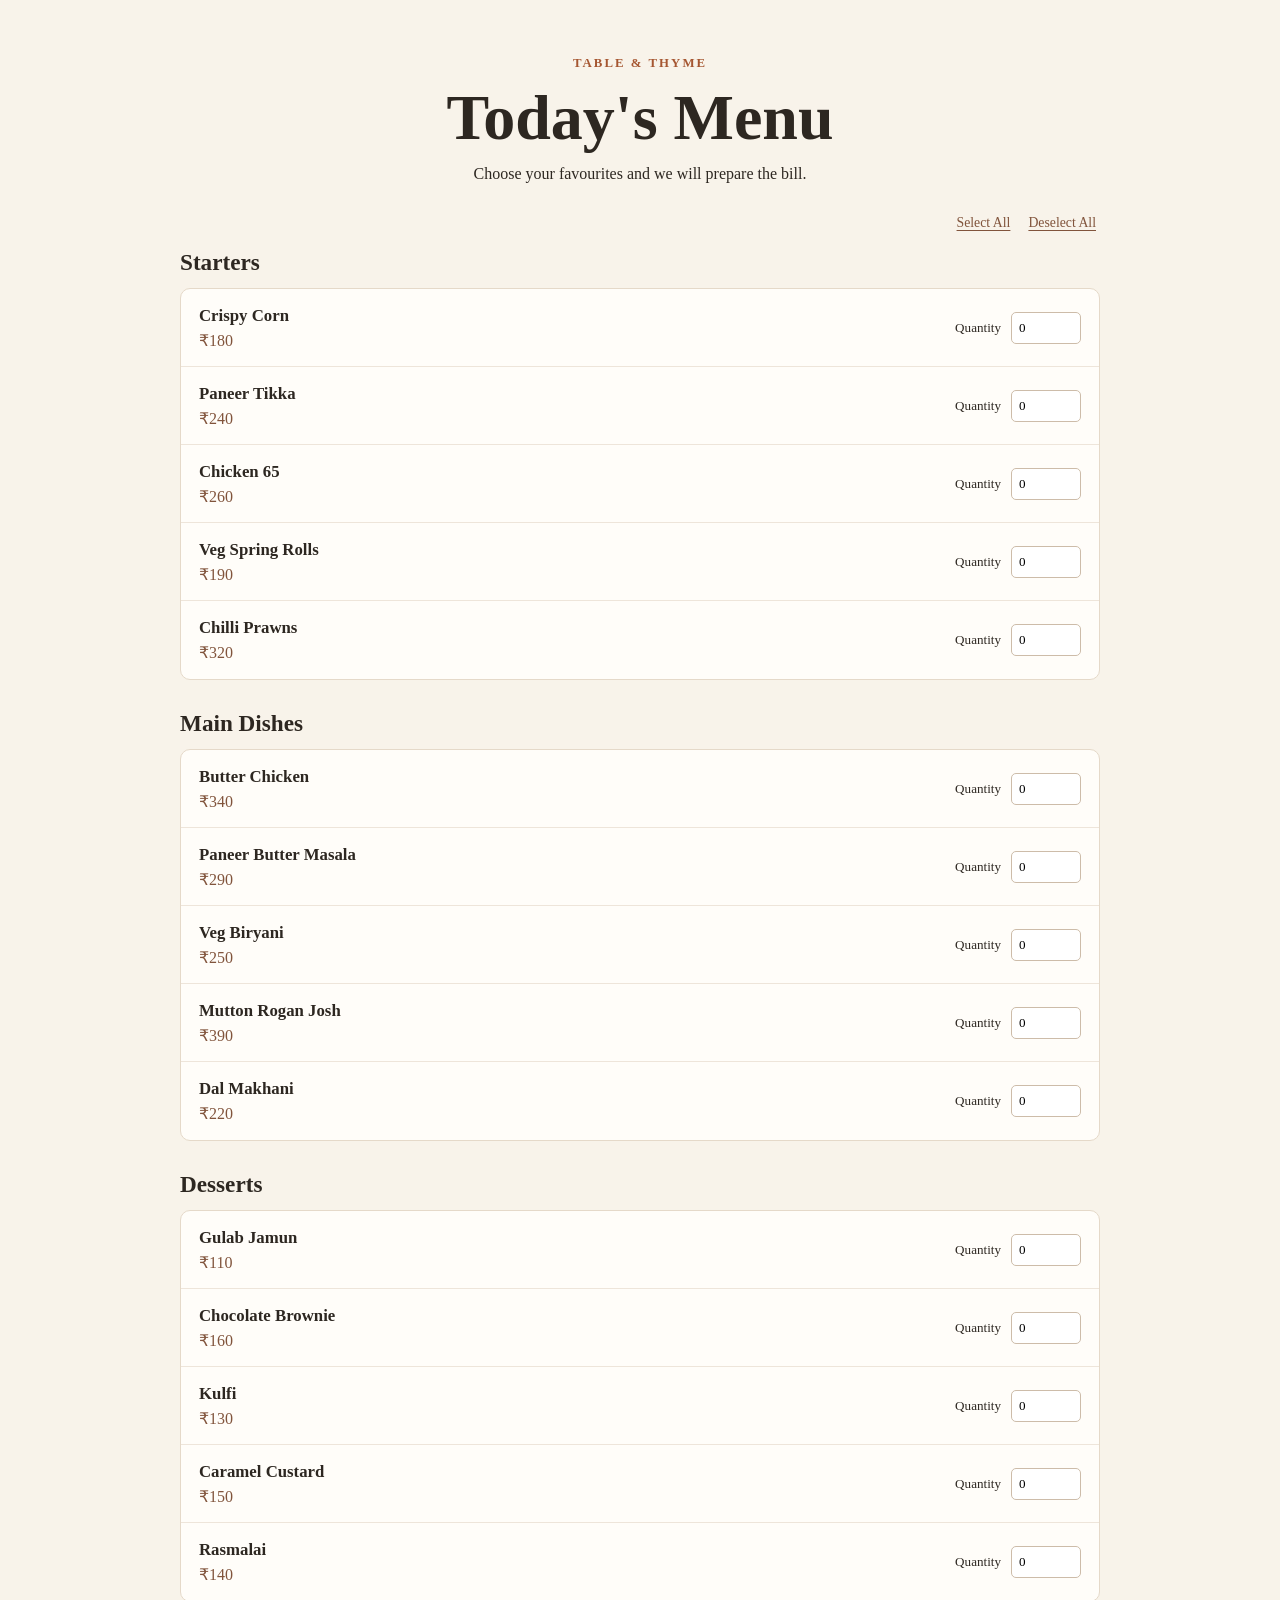
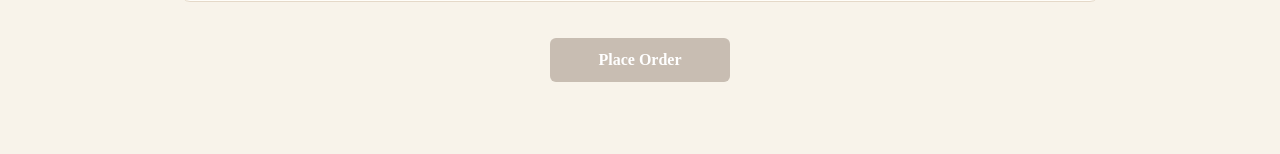
<file: index.html>
<!DOCTYPE html>
<html lang="en">
  <head>
    <meta charset="UTF-8" />
    <meta name="viewport" content="width=device-width, initial-scale=1.0" />
    <title>Table & Thyme</title>
    <link rel="stylesheet" href="styles.css" />
  </head>
  <body>
    <main class="container">
      <header class="hero">
        <p class="eyebrow">Table & Thyme</p>
        <h1>Today's Menu</h1>
        <p>Choose your favourites and we will prepare the bill.</p>
      </header>

      <section class="menu-actions" aria-label="Menu actions">
        <button class="select-all" id="select-all" type="button">Select All</button>
        <button class="select-all" id="deselect-all" type="button">Deselect All</button>
      </section>

      <section id="menu" aria-label="Restaurant menu"></section>

      <button class="place-order" id="place-order" type="button" disabled>
        Place Order
      </button>
    </main>
    <script src="menu.js"></script>
  </body>
</html>
</file>
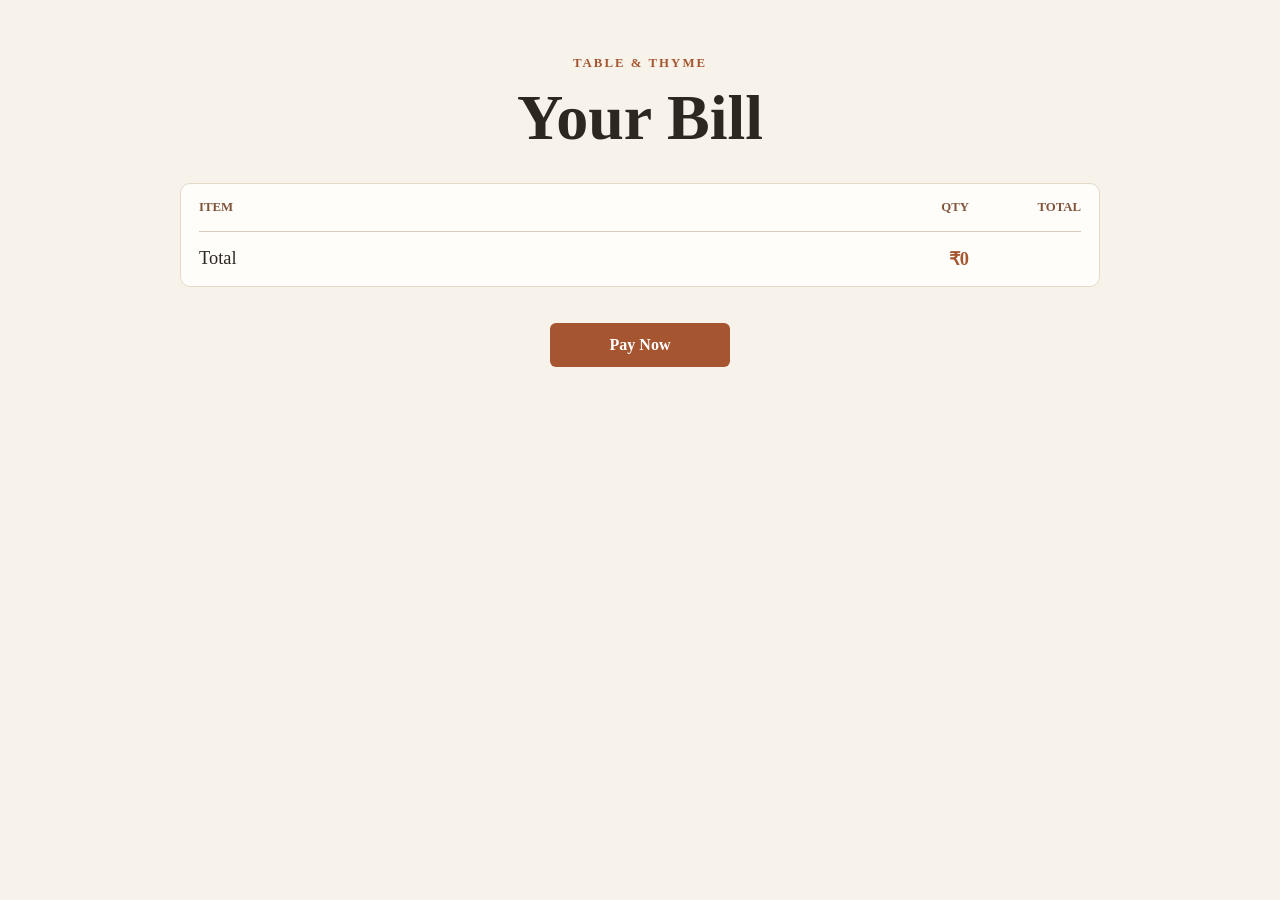
<file: billing.html>
<!DOCTYPE html>
<html lang="en">
  <head>
    <meta charset="UTF-8" />
    <meta name="viewport" content="width=device-width, initial-scale=1.0" />
    <title>Bill | Table & Thyme</title>
    <link rel="stylesheet" href="styles.css" />
  </head>
  <body>
    <main class="container" id="bill-page">
      <header class="hero">
        <p class="eyebrow">Table & Thyme</p>
        <h1>Your Bill</h1>
      </header>

      <section class="bill" aria-label="Order bill">
        <div class="bill-headings">
          <span>Item</span>
          <span>Qty</span>
          <span>Total</span>
        </div>
        <div id="bill-items"></div>
        <div class="grand-total">
          <span>Total</span>
          <strong id="grand-total"></strong>
        </div>
      </section>

      <button class="place-order" id="pay-now" type="button">Pay Now</button>
    </main>
    <script src="billing.js"></script>
  </body>
</html>
</file>
<file: styles.css>
:root {
  color: #2d2721;
  background: #f8f3ea;
  font-family: Georgia, "Times New Roman", serif;
}

* {
  box-sizing: border-box;
}

body {
  margin: 0;
  min-width: 320px;
}

.container {
  width: min(920px, calc(100% - 32px));
  margin: 0 auto;
  padding: 56px 0 72px;
}

.hero {
  text-align: center;
  margin-bottom: 28px;
}

.eyebrow {
  color: #a55631;
  font-size: 0.8rem;
  font-weight: bold;
  letter-spacing: 0.16em;
  margin: 0 0 10px;
  text-transform: uppercase;
}

h1,
h2,
h3,
p {
  margin-top: 0;
}

h1 {
  font-size: clamp(2.3rem, 6vw, 4rem);
  margin-bottom: 10px;
}

h2 {
  font-size: 1.45rem;
  margin: 0 0 12px;
}

h3 {
  font-size: 1.05rem;
  margin-bottom: 5px;
}

.menu-actions {
  display: flex;
  justify-content: flex-end;
  gap: 10px;
  margin-bottom: 14px;
}

.select-all {
  background: transparent;
  border: 0;
  color: #81543c;
  cursor: pointer;
  font: inherit;
  font-size: 0.86rem;
  padding: 4px;
  text-decoration: underline;
  text-underline-offset: 3px;
}

.category {
  margin-bottom: 30px;
}

.menu-list,
.bill {
  background: #fffdf9;
  border: 1px solid #e5d9c9;
  border-radius: 10px;
  overflow: hidden;
}

.menu-item {
  align-items: center;
  border-bottom: 1px solid #eee5da;
  display: flex;
  justify-content: space-between;
  min-height: 78px;
  padding: 14px 18px;
}

.menu-item:last-child {
  border-bottom: 0;
}

.menu-item p {
  color: #81543c;
  margin-bottom: 0;
}

.quantity {
  align-items: center;
  display: flex;
  gap: 10px;
  font-size: 0.82rem;
}

.quantity input {
  border: 1px solid #cdbca9;
  border-radius: 5px;
  font: inherit;
  padding: 7px;
  width: 70px;
}

.place-order {
  background: #a55631;
  border: 0;
  border-radius: 6px;
  color: #fff;
  cursor: pointer;
  display: block;
  font: inherit;
  font-size: 1rem;
  font-weight: bold;
  margin: 36px auto 0;
  min-width: 180px;
  padding: 13px 24px;
}

.place-order:disabled {
  background: #c8bdb2;
  cursor: not-allowed;
}

.bill {
  padding: 0 18px;
}

.bill-headings,
.bill-item,
.grand-total {
  display: grid;
  grid-template-columns: 1fr 80px 100px;
  gap: 12px;
  padding: 16px 0;
}

.bill-headings {
  border-bottom: 1px solid #d8c9b9;
  color: #81543c;
  font-size: 0.8rem;
  font-weight: bold;
  text-transform: uppercase;
}

.bill-headings span:nth-child(n + 2),
.bill-item span:nth-child(n + 2),
.grand-total strong {
  text-align: right;
}

.bill-item {
  border-bottom: 1px solid #eee5da;
}

.grand-total {
  font-size: 1.15rem;
}

.grand-total strong {
  color: #a55631;
}

.payment-message {
  color: #326841;
  font-weight: bold;
  margin: 22px auto 0;
  text-align: center;
}

.payment-complete {
  padding-top: 100px;
  text-align: center;
}

.payment-complete p:not(.eyebrow) {
  color: #326841;
  font-weight: bold;
}

.payment-complete .place-order {
  text-decoration: none;
}

@media (max-width: 520px) {
  .container {
    padding-top: 38px;
  }

  .menu-item {
    align-items: flex-start;
    gap: 18px;
  }

  .quantity {
    flex-direction: column;
    gap: 5px;
  }

  .bill-headings,
  .bill-item,
  .grand-total {
    grid-template-columns: 1fr 45px 78px;
  }
}
</file>
